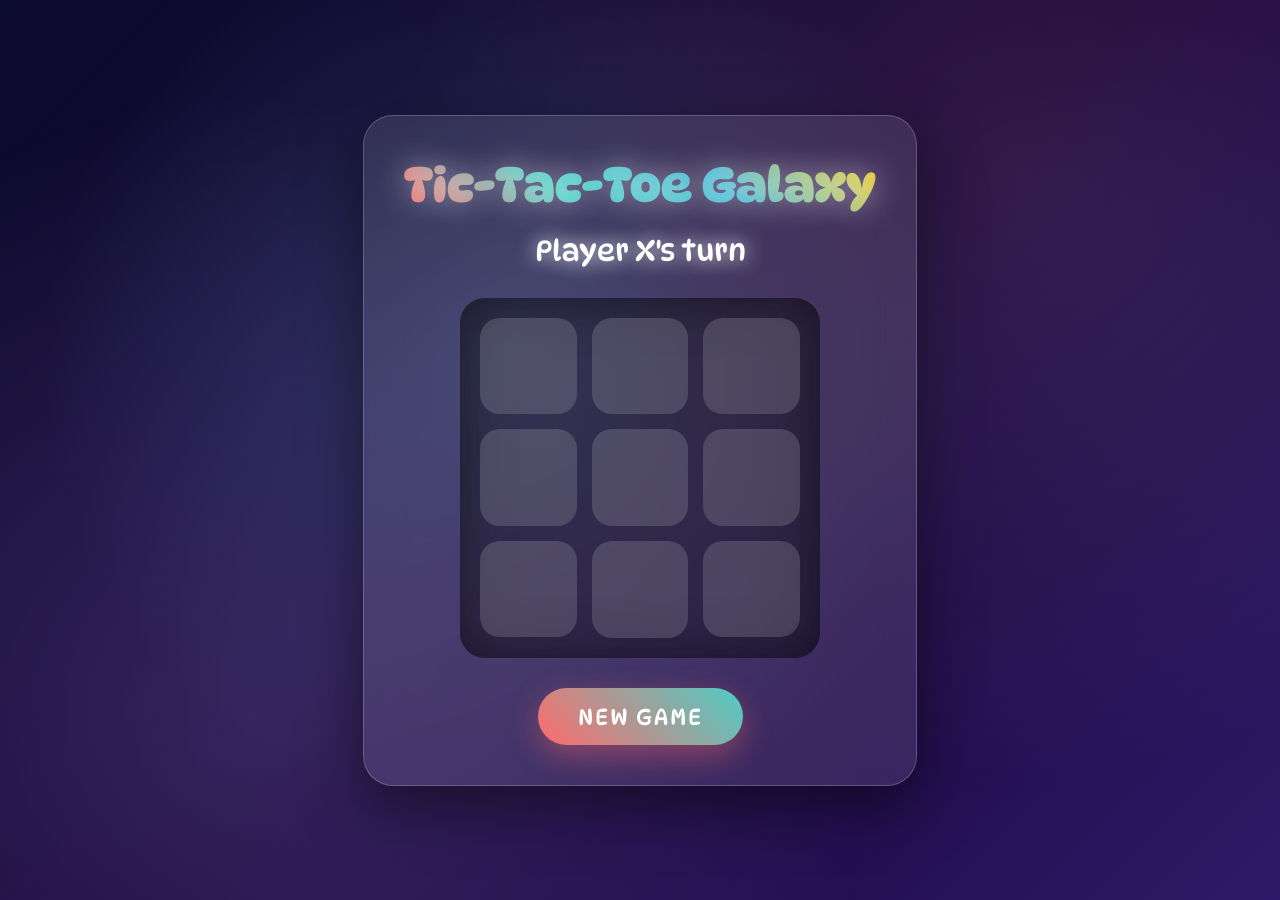
<file: Day 5 -Tic Tac Toe/index.html>
<!DOCTYPE html>
<html lang="en">
<head>
    <meta charset="UTF-8">
    <meta name="viewport" content="width=device-width, initial-scale=1.0">
    <title>Tic-Tac-Toe Galaxy</title>
    <link rel="preconnect" href="https://fonts.googleapis.com">
    <link rel="preconnect" href="https://fonts.gstatic.com" crossorigin>
    <link href="https://fonts.googleapis.com/css2?family=DynaPuff:wght@400;700&display=swap" rel="stylesheet">
    <link rel="stylesheet" href="index.css">
</head>
<body>
    <div class="container">
        <h1>Tic-Tac-Toe Galaxy</h1>
        <div id="status">Player X's turn</div>
        <div id="board">
            <div class="cell" data-index="0"></div>
            <div class="cell" data-index="1"></div>
            <div class="cell" data-index="2"></div>
            <div class="cell" data-index="3"></div>
            <div class="cell" data-index="4"></div>
            <div class="cell" data-index="5"></div>
            <div class="cell" data-index="6"></div>
            <div class="cell" data-index="7"></div>
            <div class="cell" data-index="8"></div>
        </div>
        <button id="reset">New Game</button>
        <div id="overlay" class="hidden">
            <svg class="win-line" viewBox="0 0 100 100">
                <line class="line1" x1="10" y1="10" x2="90" y2="90"/>
                <line class="line2" x1="10" y1="90" x2="90" y2="10"/>
            </svg>
        </div>
    </div>
    <script src="index.js"></script>
</body>
</html>
</file>
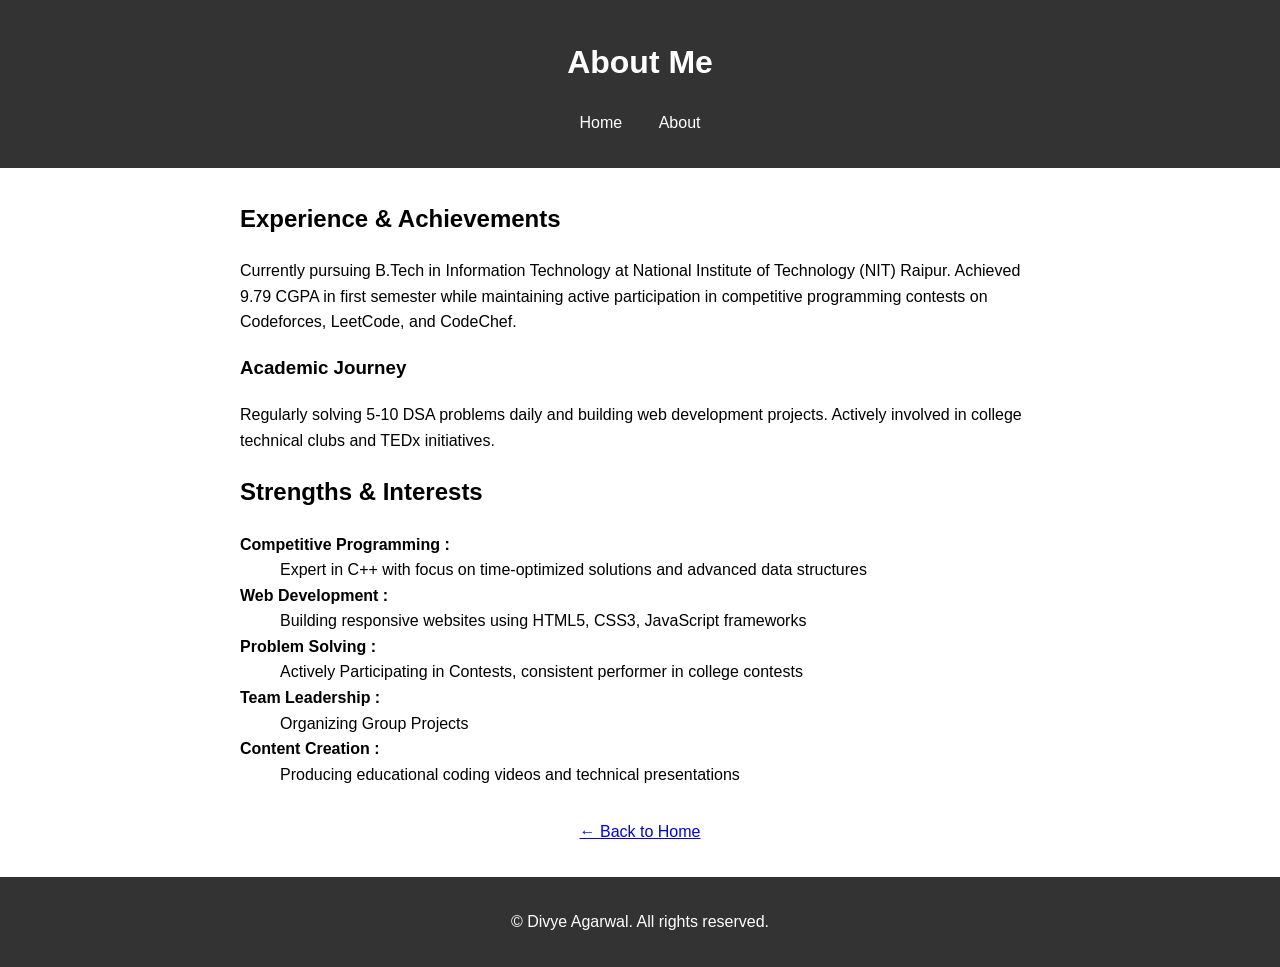
<file: Day 1/about.html>
<!DOCTYPE html>
<html lang="en">
<head>
    <meta charset="UTF-8">
    <meta name="viewport" content="width=device-width, initial-scale=1.0">
    <title>About - Divye Agarwal</title>
    <style>
        body { font-family: Arial, sans-serif; margin: 0; padding: 0; line-height: 1.6; }
        header { background: #333; color: white; padding: 1rem; text-align: center; }
        nav ul { list-style: none; padding: 0; }
        nav ul li { display: inline; margin: 0 1rem; }
        nav a { color: white; text-decoration: none; }
        main { max-width: 800px; margin: 2rem auto; padding: 0 1rem; }
        footer { background: #333; color: white; text-align: center; padding: 1rem; margin-top: 2rem; }
    </style>
</head>
<body>

<!-- about.html Content -->

<header>
    <h1>About Me</h1>
    <nav>
        <ul>
            <li><a href="index.html">Home</a></li>
            <li><a href="about.html">About</a></li>
        </ul>
    </nav>
</header>

<main>
    <section>
        <h2>Experience & Achievements</h2>
        <p>Currently pursuing B.Tech in Information Technology at National Institute of Technology (NIT) Raipur. Achieved 9.79 CGPA in first semester while maintaining active participation in competitive programming contests on Codeforces, LeetCode, and CodeChef.</p>
        
        <h3>Academic Journey</h3>
        <p>Regularly solving 5-10 DSA problems daily and building web development projects. Actively involved in college technical clubs and TEDx initiatives.</p>
    </section>

    <section>
        <h2>Strengths & Interests</h2>
        <dl>
            <dt><b>Competitive Programming : </b></dt>
            <dd>Expert in C++ with focus on time-optimized solutions and advanced data structures</dd>
            
            <dt><b>Web Development :</b></dt>
            <dd>Building responsive websites using HTML5, CSS3, JavaScript frameworks</dd>
            
            <dt><b>Problem Solving : </b></dt>
            <dd>Actively Participating in Contests, consistent performer in college contests</dd>
             
            <dt><b>Team Leadership : </b></dt>
            <dd>Organizing Group Projects</dd>
            
            <dt><b>Content Creation : </b></dt>
            <dd>Producing educational coding videos and technical presentations</dd>
        </dl>
    </section>

    <section style="text-align: center; margin-top: 2rem;">
        <!-- <a href="index.html" style="background: #4a90e2; color: white; padding: 0.8rem 1.5rem; text-decoration: none; border-radius: 5px;">← Back to Home</a> -->
        <a href="index.html" class="btn">← Back to Home</a>

    </section>
</main>

<footer>
    <p>&copy; Divye Agarwal. All rights reserved.</p>
</footer>

</body>
</html>
</file>
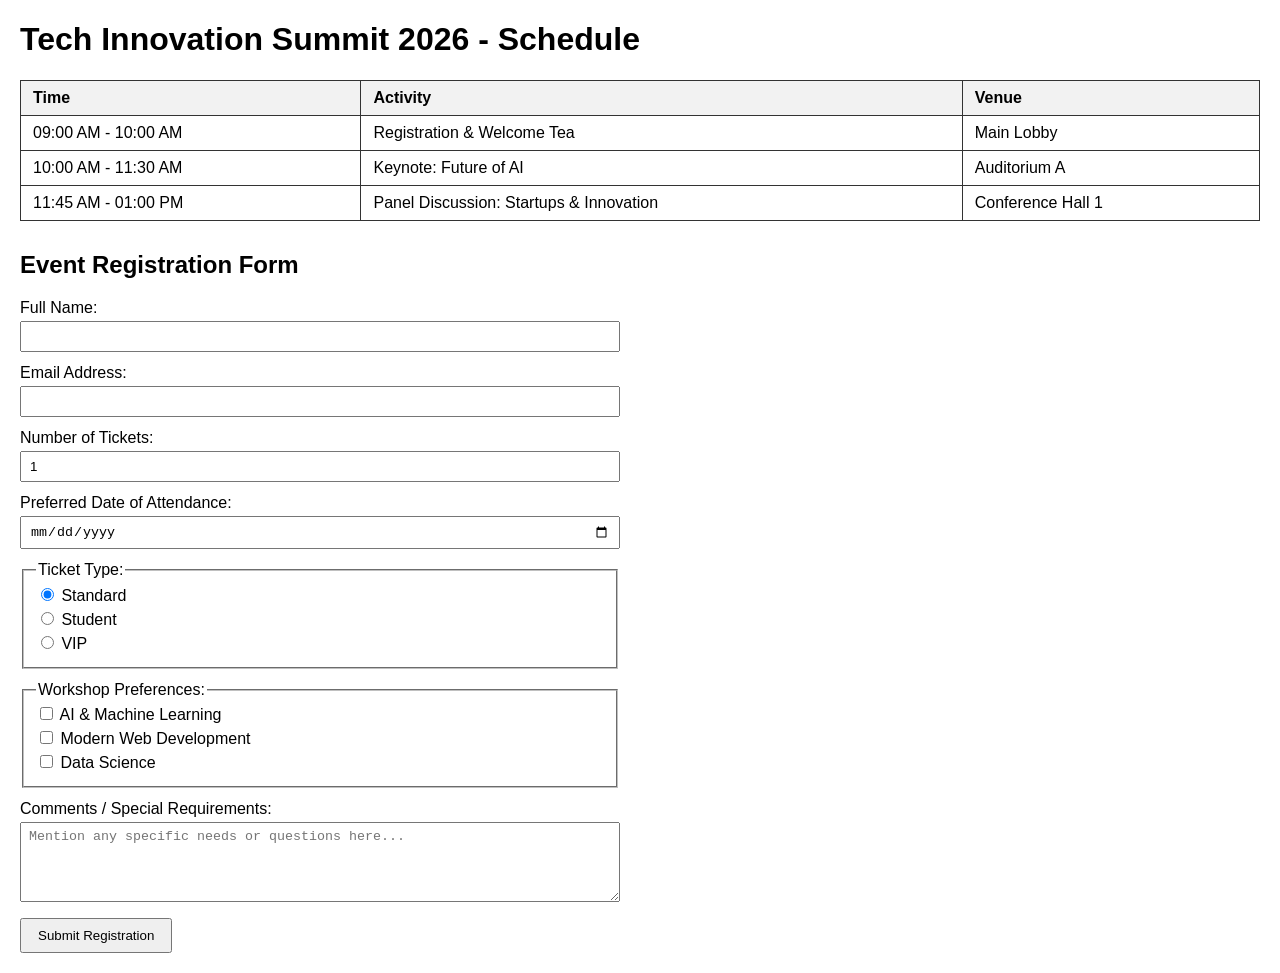
<file: Day 2/event.html>
<!DOCTYPE html>
<html lang="en">
<head>
    <meta charset="UTF-8">
    <title>Tech Innovation Summit 2026</title>
    <style>
        body {
            font-family: Arial, sans-serif;
            margin: 20px;
        }
        table {
            border-collapse: collapse;
            width: 100%;
            margin-bottom: 30px;
        }
        table, th, td {
            border: 1px solid #333;
        }
        th, td {
            padding: 8px 12px;
            text-align: left;
        }
        thead {
            background-color: #f2f2f2;
        }
        form {
            max-width: 600px;
        }
        .form-group {
            margin-bottom: 12px;
        }
        label {
            display: inline-block;
            margin-bottom: 4px;
        }
        input[type="text"],
        input[type="email"],
        input[type="number"],
        input[type="date"],
        textarea {
            width: 100%;
            padding: 6px 8px;
            box-sizing: border-box;
        }
        fieldset {
            margin-bottom: 12px;
        }
        textarea {
            height: 80px;
            resize: vertical;
        }
        button[type="submit"] {
            padding: 8px 16px;
            cursor: pointer;
        }
    </style>
</head>
<body>

    <!-- Section 1 — Event Schedule (Tables) -->
    <h1>Tech Innovation Summit 2026 - Schedule</h1>

    <table>
        <thead>
            <tr>
                <th>Time</th>
                <th>Activity</th>
                <th>Venue</th>
            </tr>
        </thead>
        <tbody>
            <tr>
                <td>09:00 AM - 10:00 AM</td>
                <td>Registration & Welcome Tea</td>
                <td>Main Lobby</td>
            </tr>
            <tr>
                <td>10:00 AM - 11:30 AM</td>
                <td>Keynote: Future of AI</td>
                <td>Auditorium A</td>
            </tr>
            <tr>
                <td>11:45 AM - 01:00 PM</td>
                <td>Panel Discussion: Startups & Innovation</td>
                <td>Conference Hall 1</td>
            </tr>
        </tbody>
    </table>

    <!-- Section 2 — Registration Form (Forms & Inputs) -->
    <h2>Event Registration Form</h2>

    <form method="post" action="register.php">
        <!-- Text input -->
        <div class="form-group">
            <label for="fullName">Full Name:</label>
            <input type="text" id="fullName" name="fullName" required>
        </div>

        <!-- Email input -->
        <div class="form-group">
            <label for="email">Email Address:</label>
            <input type="email" id="email" name="email" required>
        </div>

        <!-- Number input -->
        <div class="form-group">
            <label for="tickets">Number of Tickets:</label>
            <input type="number" id="tickets" name="tickets" min="1" max="10" value="1">
        </div>

        <!-- Date input (optional) -->
        <div class="form-group">
            <label for="date">Preferred Date of Attendance:</label>
            <input type="date" id="date" name="date">
        </div>

        <!-- Radio buttons (ticket type) -->
        <fieldset>
            <legend>Ticket Type:</legend>
            <label for="standard">
                <input type="radio" id="standard" name="ticketType" value="Standard" checked>
                Standard
            </label><br>
            <label for="student">
                <input type="radio" id="student" name="ticketType" value="Student">
                Student
            </label><br>
            <label for="vip">
                <input type="radio" id="vip" name="ticketType" value="VIP">
                VIP
            </label>
        </fieldset>

        <!-- Checkboxes (workshop preferences) -->
        <fieldset>
            <legend>Workshop Preferences:</legend>
            <label for="ws-ai">
                <input type="checkbox" id="ws-ai" name="workshops" value="AI">
                AI & Machine Learning
            </label><br>
            <label for="ws-web">
                <input type="checkbox" id="ws-web" name="workshops" value="Web Development">
                Modern Web Development
            </label><br>
            <label for="ws-iot">
                <input type="checkbox" id="ws-iot" name="workshops" value="IoT">
                Data Science
            </label>
        </fieldset>

        <!-- Textarea for comments -->
        <div class="form-group">
            <label for="comments">Comments / Special Requirements:</label>
            <textarea id="comments" name="comments" placeholder="Mention any specific needs or questions here..."></textarea>
        </div>

        <!-- Submit button -->
        <button type="submit">Submit Registration</button>
    </form>

</body>
</html>
</file>
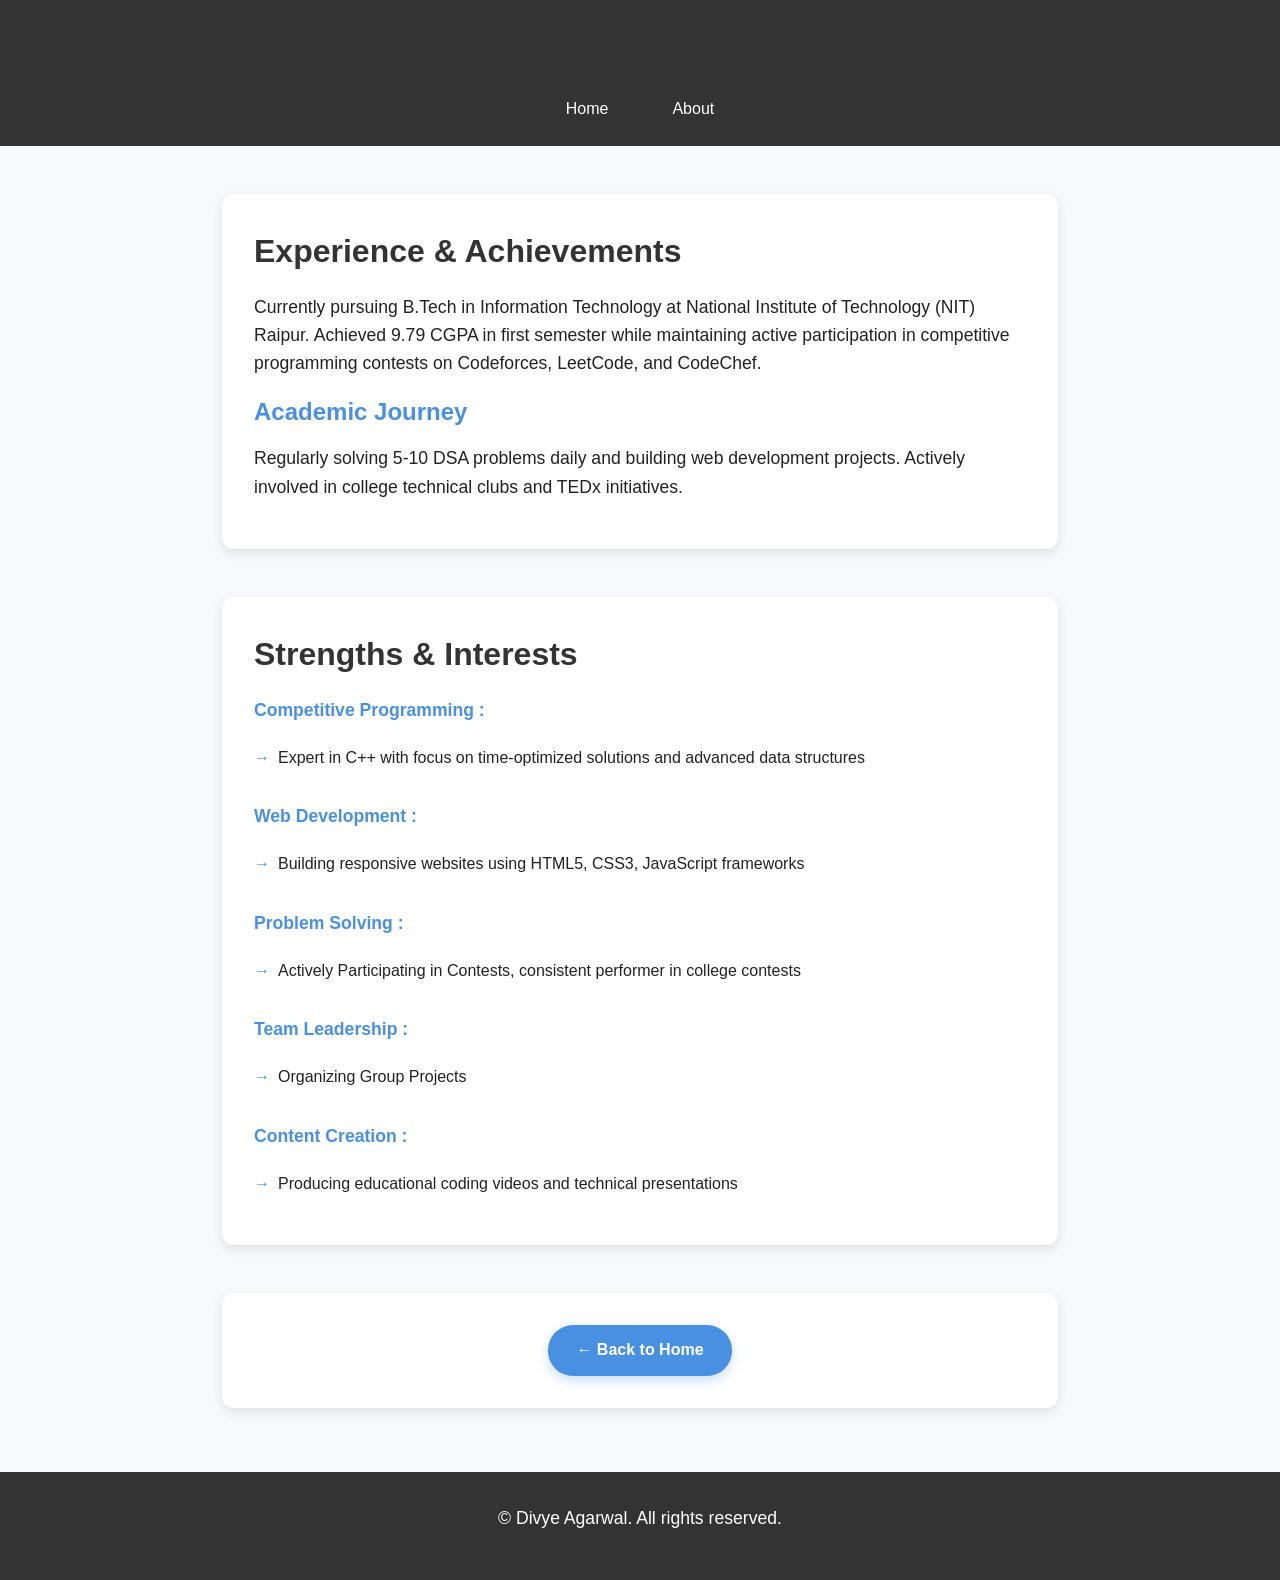
<file: Day 3 -Portfolio Styling Core CSS Fundamentals/about.html>
<!DOCTYPE html>
<html lang="en">
<head>
    <meta charset="UTF-8">
    <meta name="viewport" content="width=device-width, initial-scale=1.0">
    <title>About - Divye Agarwal</title>
    <link rel="stylesheet" href="style.css">
</head>
<body>

<!-- about.html Content -->

<header>
    <h1>About Me</h1>
    <nav>
        <ul>
            <li><a href="index.html">Home</a></li>
            <li><a href="about.html">About</a></li>
        </ul>
    </nav>
</header>

<main>
    <section>
        <h2>Experience & Achievements</h2>
        <p>Currently pursuing B.Tech in Information Technology at National Institute of Technology (NIT) Raipur. Achieved 9.79 CGPA in first semester while maintaining active participation in competitive programming contests on Codeforces, LeetCode, and CodeChef.</p>
        
        <h3>Academic Journey</h3>
        <p>Regularly solving 5-10 DSA problems daily and building web development projects. Actively involved in college technical clubs and TEDx initiatives.</p>
    </section>

    <section>
        <h2>Strengths & Interests</h2>
        <dl>
            <dt><b>Competitive Programming : </b></dt>
            <dd>Expert in C++ with focus on time-optimized solutions and advanced data structures</dd>
            
            <dt><b>Web Development :</b></dt>
            <dd>Building responsive websites using HTML5, CSS3, JavaScript frameworks</dd>
            
            <dt><b>Problem Solving : </b></dt>
            <dd>Actively Participating in Contests, consistent performer in college contests</dd>
             
            <dt><b>Team Leadership : </b></dt>
            <dd>Organizing Group Projects</dd>
            
            <dt><b>Content Creation : </b></dt>
            <dd>Producing educational coding videos and technical presentations</dd>
        </dl>
    </section>

    <section style="text-align: center; margin-top: 2rem;">
        <!-- <a href="index.html" style="background: #4a90e2; color: white; padding: 0.8rem 1.5rem; text-decoration: none; border-radius: 5px;">← Back to Home</a> -->
        <a href="index.html" class="btn">← Back to Home</a>

    </section>
</main>

<footer>
    <p>&copy; Divye Agarwal. All rights reserved.</p>
</footer>

</body>
</html>
</file>
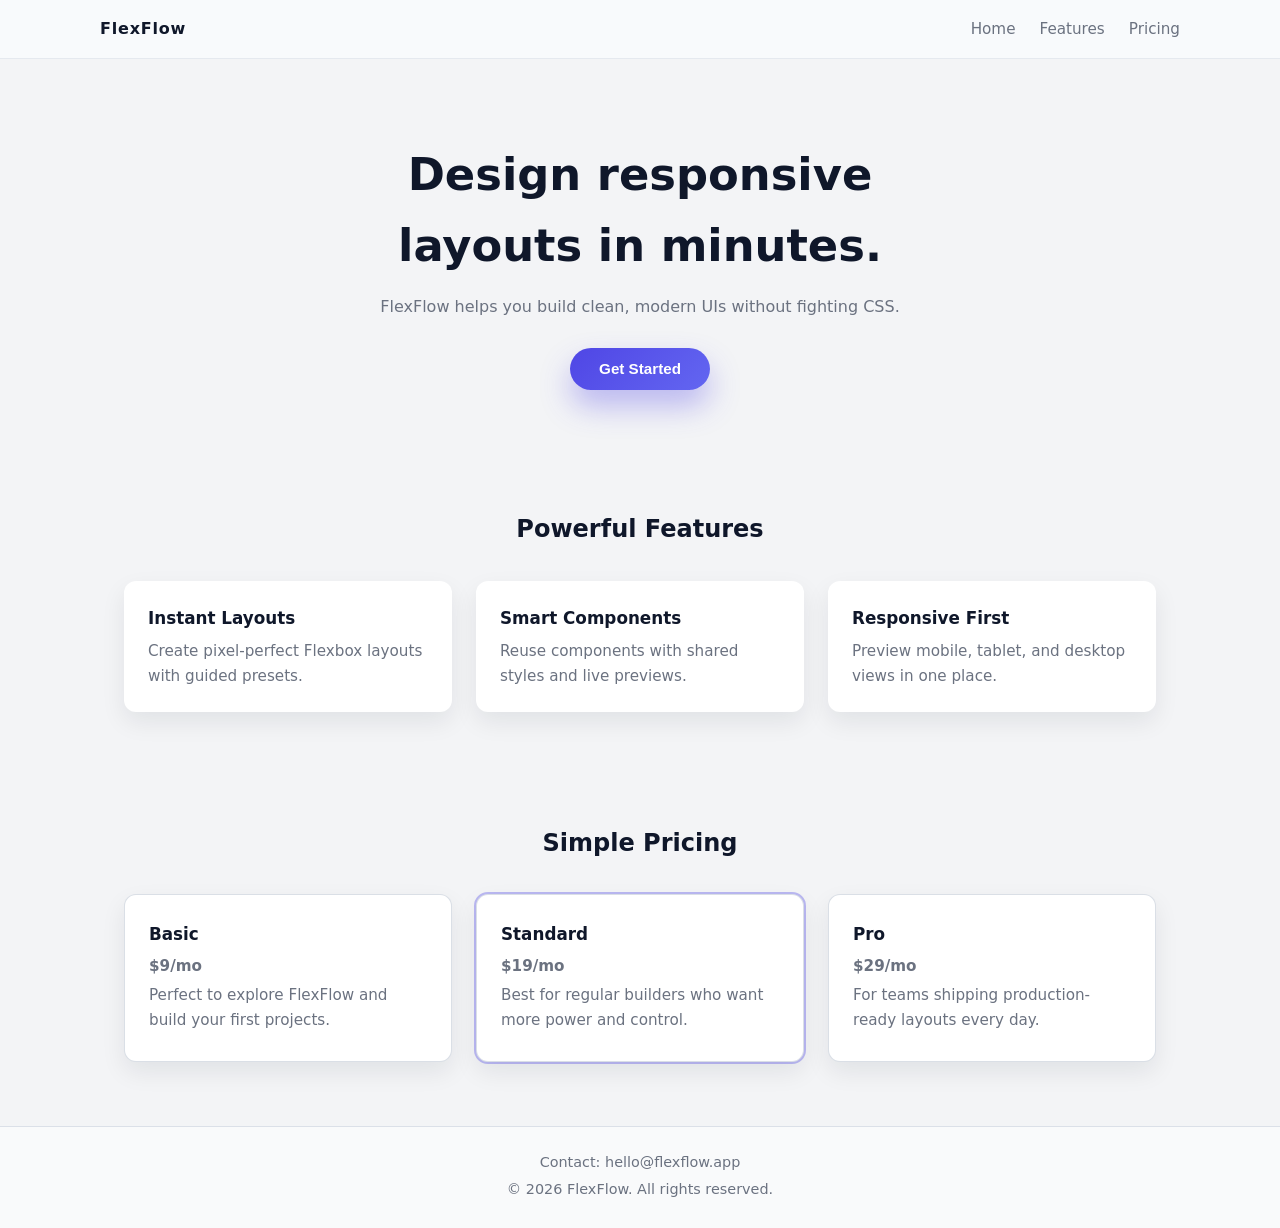
<file: Day 4 Responsive Product Landing Page/landing.html>
<!-- landing.html -->
<!DOCTYPE html>
<html lang="en">
<head>
    <meta charset="UTF-8">
    <meta name="viewport" content="width=device-width, initial-scale=1.0">
    <title>FlexFlow - Product Landing</title>
    <link rel="stylesheet" href="style.css">
</head>
<body>
    <!-- Header -->
    <header class="header">
        <div class="container header-container">
            <div class="logo">FlexFlow</div>
            <nav class="nav">
                <a href="#home" class="nav-link">Home</a>
                <a href="#features" class="nav-link">Features</a>
                <a href="#pricing" class="nav-link">Pricing</a>
            </nav>
        </div>
    </header>

    <!-- Hero -->
    <main>
        <section id="home" class="hero">
            <div class="container hero-content">
                <h1 class="hero-title">Design responsive layouts in minutes.</h1>
                <p class="hero-subtitle">FlexFlow helps you build clean, modern UIs without fighting CSS.</p>
                <button class="btn primary-btn">Get Started</button>
            </div>
        </section>

        <!-- Features -->
        <section id="features" class="features">
            <div class="container">
                <h2 class="section-title">Powerful Features</h2>
                <div class="feature-grid">
                    <article class="feature-card">
                        <h3>Instant Layouts</h3>
                        <p>Create pixel-perfect Flexbox layouts with guided presets.</p>
                    </article>
                    <article class="feature-card">
                        <h3>Smart Components</h3>
                        <p>Reuse components with shared styles and live previews.</p>
                    </article>
                    <article class="feature-card">
                        <h3>Responsive First</h3>
                        <p>Preview mobile, tablet, and desktop views in one place.</p>
                    </article>
                </div>
            </div>
        </section>

        <!-- Pricing -->
        <section id="pricing" class="pricing">
            <div class="container">
                <h2 class="section-title">Simple Pricing</h2>
                <div class="pricing-grid">
                    <article class="pricing-card">
                        <h3>Basic</h3>
                        <p class="price">$9/mo</p>
                        <p>Perfect to explore FlexFlow and build your first projects.</p>
                    </article>
                    <article class="pricing-card pricing-card-featured">
                        <h3>Standard</h3>
                        <p class="price">$19/mo</p>
                        <p>Best for regular builders who want more power and control.</p>
                    </article>
                    <article class="pricing-card">
                        <h3>Pro</h3>
                        <p class="price">$29/mo</p>
                        <p>For teams shipping production-ready layouts every day.</p>
                    </article>
                </div>
            </div>
        </section>
    </main>

    <!-- Footer -->
    <footer class="footer">
        <div class="container footer-content">
            <p>Contact: hello@flexflow.app</p>
            <p>© 2026 FlexFlow. All rights reserved.</p>
        </div>
    </footer>
</body>
</html>
</file>
<file: Day 5 -Tic Tac Toe/index.css>
* {
    margin: 0;
    padding: 0;
    box-sizing: border-box;
}

body {
    font-family: 'DynaPuff', cursive;
    background: linear-gradient(135deg, #0c0c2e, #1a0033, #2d1b69);
    color: #fff;
    min-height: 100vh;
    display: flex;
    justify-content: center;
    align-items: center;
    overflow: hidden;
}

body::before {
    content: '';
    position: fixed;
    top: 0;
    left: 0;
    width: 100%;
    height: 100%;
    background: radial-gradient(circle at 20% 80%, rgba(120,119,198,0.3) 0%, transparent 50%),
                radial-gradient(circle at 80% 20%, rgba(255,255,255,0.1) 0%, transparent 50%),
                radial-gradient(circle at 40% 40%, rgba(120,219,255,0.2) 0%, transparent 50%);
    animation: stars 20s linear infinite;
    z-index: -1;
}

@keyframes stars {
    0%, 100% { transform: rotate(0deg) scale(1); }
    50% { transform: rotate(180deg) scale(1.05); }
}

.container {
    text-align: center;
    background: rgba(255,255,255,0.1);
    backdrop-filter: blur(20px);
    border-radius: 30px;
    padding: 40px;
    box-shadow: 0 20px 60px rgba(0,0,0,0.5);
    border: 1px solid rgba(255,255,255,0.2);
}

h1 {
    font-size: 3rem;
    font-weight: 700;
    margin-bottom: 20px;
    background: linear-gradient(45deg, #ff6b6b, #4ecdc4, #45b7d1, #f9ca24);
    -webkit-background-clip: text;
    -webkit-text-fill-color: transparent;
    background-clip: text;
    text-shadow: 0 0 30px rgba(255,255,255,0.5);
}

#status {
    font-size: 1.8rem;
    margin-bottom: 30px;
    text-shadow: 0 0 20px currentColor;
    transition: all 0.3s ease;
}

#board {
    display: grid;
    grid-template-columns: repeat(3, 1fr);
    grid-gap: 15px;
    width: 360px;
    height: 360px;
    margin: 0 auto 30px;
    background: rgba(0,0,0,0.3);
    border-radius: 25px;
    padding: 20px;
    box-shadow: inset 0 0 50px rgba(0,0,0,0.5);
    position: relative;
}

.cell {
    background: rgba(255,255,255,0.15);
    border-radius: 20px;
    display: flex;
    align-items: center;
    justify-content: center;
    cursor: pointer;
    transition: all 0.3s cubic-bezier(0.68, -0.55, 0.265, 1.55);
    position: relative;
    overflow: hidden;
    aspect-ratio: 1;
}

.cell:hover {
    transform: scale(1.05);
    background: rgba(255,255,255,0.25);
    box-shadow: 0 10px 30px rgba(255,255,255,0.2);
}

.cell.x::before,
.cell.o::before {
    position: absolute;
    top: 0;
    left: 0;
    width: 100%;
    height: 100%;
    border-radius: 20px;
}

.cell.x {
    animation: xWin 0.6s ease-out;
}

.cell.o {
    animation: oWin 0.6s ease-out;
}

@keyframes xWin {
    0% { transform: scale(0) rotate(-180deg); }
    50% { transform: scale(1.2) rotate(90deg); }
    100% { transform: scale(1) rotate(0deg); }
}

@keyframes oWin {
    0% { transform: scale(0); }
    50% { transform: scale(1.2); }
    100% { transform: scale(1); }
}

#reset {
    font-family: inherit;
    font-size: 1.4rem;
    padding: 15px 40px;
    background: linear-gradient(45deg, #ff6b6b, #4ecdc4);
    color: white;
    border: none;
    border-radius: 50px;
    cursor: pointer;
    transition: all 0.3s ease;
    box-shadow: 0 10px 30px rgba(255,107,107,0.4);
    text-transform: uppercase;
    letter-spacing: 2px;
}

#reset:hover {
    transform: translateY(-5px);
    box-shadow: 0 20px 40px rgba(255,107,107,0.6);
}

#overlay {
    position: fixed;
    top: 0;
    left: 0;
    width: 100%;
    height: 100%;
    pointer-events: none;
    z-index: 100;
}

.win-line {
    position: absolute;
    top: 50%;
    left: 50%;
    width: 400px;
    height: 400px;
    transform: translate(-50%, -50%);
}

.line1, .line2 {
    stroke: url(#winGradient);
    stroke-width: 20;
    stroke-linecap: round;
    stroke-dasharray: 200;
    stroke-dashoffset: 200;
    fill: none;
}

.line1 {
    animation: drawLine1 0.8s ease-out 0.2s forwards;
}

.line2 {
    animation: drawLine2 0.8s ease-out 0.4s forwards;
}

@keyframes drawLine1 {
    to { stroke-dashoffset: 0; }
}

@keyframes drawLine2 {
    to { stroke-dashoffset: 0; }
}

.hidden {
    display: none;
}

.draw-shake {
    animation: shake 0.5s ease-in-out;
}

@keyframes shake {
    0%, 100% { transform: translateX(0); }
    25% { transform: translateX(-10px); }
    75% { transform: translateX(10px); }
}

@media (max-width: 480px) {
    #board {
        width: 300px;
        height: 300px;
        grid-gap: 10px;
        padding: 15px;
    }
    h1 { font-size: 2.5rem; }
}
.mark-svg {
    width: 80%;
    height: 80%;
}

@keyframes drawX {
    from { stroke-dasharray: 100; stroke-dashoffset: 100; }
    to { stroke-dashoffset: 0; }
}

@keyframes drawO {
    from { stroke-dashoffset: 220; }
    to { stroke-dashoffset: 0; }
}

.win-line {
    filter: drop-shadow(0 0 20px currentColor);
}
</file>
<file: Day 3 -Portfolio Styling Core CSS Fundamentals/style.css>
* {
    margin: 0;
    padding: 0;
    box-sizing: border-box;
}

:root {
    --primary-color: #4a90e2;
    --secondary-color: #333;
    --text-color: #222;
    --bg-color: #f8f9fa;
    --white: #fff;
    --border-color: #ddd;
}

body {
    font-family: 'Segoe UI', Tahoma, Geneva, Verdana, sans-serif;
    line-height: 1.6;
    color: var(--text-color);
    background-color: var(--bg-color);
}

/* 2. Header + Navigation */
header {
    background: var(--secondary-color);
    color: var(--white);
    padding: 1.5rem 0;
    text-align: center;
}

header h1 {
    font-size: 2.5rem;
    margin-bottom: 0.5rem;
}

nav ul {
    list-style: none;
    display: flex;
    justify-content: center;
    gap: 2rem;
}

nav a {
    color: var(--white);
    text-decoration: none;
    font-weight: 500;
    padding: 0.5rem 1rem;
    border-radius: 5px;
    transition: all 0.3s ease;
}

nav a:hover {
    background: var(--primary-color);
    transform: translateY(-2px);
}

/* 3. Main Content Layout */
main {
    max-width: 900px;
    margin: 3rem auto;
    padding: 0 2rem;
}

section {
    margin-bottom: 3rem;
    padding: 2rem;
    background: var(--white);
    border-radius: 12px;
    box-shadow: 0 4px 12px rgba(0,0,0,0.1);
}

/* 4. Typography */
h1 { font-size: 2.5rem; margin-bottom: 1rem; color: var(--secondary-color); }
h2 { font-size: 2rem; margin-bottom: 1rem; color: var(--secondary-color); }
h3 { font-size: 1.5rem; margin-bottom: 0.8rem; color: var(--primary-color); }

p {
    font-size: 1.1rem;
    margin-bottom: 1rem;
}

/* 5. Profile Image */
img[alt*="Profile"] {
    width: 200px;
    height: 200px;
    border-radius: 50%;
    object-fit: cover;
    display: block;
    margin: 0 auto 1.5rem;
    border: 5px solid var(--primary-color);
    box-shadow: 0 4px 15px rgba(74, 144, 226, 0.3);
}

/* 6. Buttons (.btn class) */
.btn {
    display: inline-block;
    background: var(--primary-color);
    color: var(--white);
    padding: 0.8rem 1.8rem;
    text-decoration: none;
    border-radius: 25px;
    font-weight: 600;
    transition: all 0.3s ease;
    box-shadow: 0 4px 12px rgba(74, 144, 226, 0.3);
}

.btn:hover {
    background: #357abd;
    transform: translateY(-3px);
    box-shadow: 0 8px 20px rgba(74, 144, 226, 0.4);
}

/* 7. Skills List */
.skills-list {
    display: grid;
    grid-template-columns: repeat(auto-fit, minmax(250px, 1fr));
    gap: 1rem;
    list-style: none;
}

.skills-list li {
    background: linear-gradient(135deg, #f0f4ff, #e3f2fd);
    padding: 1rem;
    border-radius: 8px;
    border-left: 4px solid var(--primary-color);
}

/* 8. Projects */
article {
    background: var(--white);
    border: 1px solid var(--border-color);
    border-radius: 10px;
    padding: 1.5rem;
    margin-bottom: 1.5rem;
    transition: transform 0.3s ease, box-shadow 0.3s ease;
}

article:hover {
    transform: translateY(-5px);
    box-shadow: 0 8px 25px rgba(0,0,0,0.15);
}

/* 9. YouTube Embed */
iframe {
    width: 100%;
    height: 350px;
    border-radius: 12px;
    box-shadow: 0 8px 25px rgba(0,0,0,0.15);
}

/* 10. Definition List (About page) */
dl {
    display: grid;
    gap: 1rem;
}

dt {
    font-weight: 700;
    color: var(--primary-color);
    font-size: 1.1rem;
    margin-bottom: 0.3rem;
}

dd {
    margin-bottom: 1rem;
    padding-left: 1.5rem;
    position: relative;
}

dd::before {
    content: "→";
    position: absolute;
    left: 0;
    color: var(--primary-color);
    font-weight: bold;
}

/* 11. Blockquote */
blockquote {
    font-style: italic;
    font-size: 1.2rem;
    padding: 1.5rem;
    background: linear-gradient(135deg, #f8f9ff, #e8f4fd);
    border-left: 5px solid var(--primary-color);
    margin: 1.5rem 0;
}

cite {
    display: block;
    margin-top: 0.5rem;
    font-weight: 600;
    color: var(--secondary-color);
}

/* 12. Footer */
footer {
    background: var(--secondary-color);
    color: var(--white);
    text-align: center;
    padding: 2rem;
    margin-top: 4rem;
}

/* Responsive Design */
@media (max-width: 768px) {
    main { padding: 0 1rem; }
    nav ul { flex-direction: column; gap: 1rem; }
    section { padding: 1.5rem; margin-bottom: 2rem; }
}
</file>
<file: Day 4 Responsive Product Landing Page/style.css>
:root {
    --primary: #4f46e5;
    --primary-light: #6366f1;
    --dark: #0f172a;
    --text: #1f2933;
    --muted: #6b7280;
    --bg: #f3f4f6;
    --white: #ffffff;
    --radius: 12px;
    --shadow-soft: 0 10px 25px rgba(15, 23, 42, 0.08);
    --transition-fast: 200ms ease;
}

* {
    margin: 0;
    padding: 0;
    box-sizing: border-box;
}

body {
    font-family: system-ui, -apple-system, BlinkMacSystemFont, "Segoe UI", sans-serif;
    background: var(--bg);
    color: var(--text);
    line-height: 1.6;
}

img {
    max-width: 100%;
    display: block;
}

.container {
    max-width: 1080px;
    margin: 0 auto;
    padding: 0 1.5rem;
}

/* Header */
.header {
    position: sticky;
    top: 0;
    z-index: 10;
    background: rgba(248, 250, 252, 0.96);
    backdrop-filter: blur(12px);
    border-bottom: 1px solid rgba(148, 163, 184, 0.2);
}

.header-container {
    display: flex;
    align-items: center;
    justify-content: space-between;
    padding: 1rem 0;
}

.logo {
    font-weight: 700;
    letter-spacing: 0.05em;
    color: var(--dark);
}

.nav {
    display: flex;
    gap: 1.5rem;
}

.nav-link {
    text-decoration: none;
    color: var(--muted);
    font-size: 0.95rem;
    position: relative;
    transition: color var(--transition-fast);
}

.nav-link::after {
    content: "";
    position: absolute;
    left: 0;
    bottom: -0.3rem;
    width: 0;
    height: 2px;
    background: var(--primary);
    transition: width var(--transition-fast);
}

.nav-link:hover {
    color: var(--primary);
}

.nav-link:hover::after {
    width: 100%;
}

/* Hero */
.hero {
    padding: 5rem 0 4rem;
}

.hero-content {
    text-align: center;
    max-width: 650px;
    margin: 0 auto;
    animation: hero-fade-up 700ms ease-out 80ms both;
}

.hero-title {
    font-size: clamp(2rem, 3vw + 1rem, 2.8rem);
    color: var(--dark);
    margin-bottom: 0.75rem;
}

.hero-subtitle {
    color: var(--muted);
    margin-bottom: 1.75rem;
    font-size: 1rem;
}

.btn {
    border: none;
    cursor: pointer;
    border-radius: 999px;
    padding: 0.8rem 1.8rem;
    font-size: 0.95rem;
    font-weight: 600;
    transition: transform var(--transition-fast), box-shadow var(--transition-fast), background var(--transition-fast);
}

.primary-btn {
    background: linear-gradient(135deg, var(--primary), var(--primary-light));
    color: var(--white);
    box-shadow: 0 16px 30px rgba(79, 70, 229, 0.35);
}

.primary-btn:hover {
    transform: translateY(-2px);
    box-shadow: 0 22px 40px rgba(79, 70, 229, 0.45);
}

/* Features */
.features {
    padding: 3.5rem 0;
}

.section-title {
    text-align: center;
    font-size: 1.5rem;
    margin-bottom: 2rem;
    color: var(--dark);
}

.feature-grid {
    display: flex;
    gap: 1.5rem;
    flex-wrap: wrap;
}

.feature-card {
    flex: 1;
    min-width: 220px;
    background: var(--white);
    border-radius: var(--radius);
    padding: 1.5rem;
    box-shadow: var(--shadow-soft);
    transition: transform var(--transition-fast), box-shadow var(--transition-fast);
}

.feature-card h3 {
    font-size: 1.05rem;
    margin-bottom: 0.5rem;
    color: var(--dark);
}

.feature-card p {
    font-size: 0.95rem;
    color: var(--muted);
}

.feature-card:hover {
    transform: translateY(-6px) scale(1.02);
    box-shadow: 0 14px 30px rgba(15, 23, 42, 0.12);
}

/* Pricing */
.pricing {
    padding: 3.5rem 0 4rem;
}

.pricing-grid {
    display: flex;
    gap: 1.5rem;
    flex-wrap: wrap;
}

.pricing-card {
    flex: 1;
    min-width: 220px;
    background: var(--white);
    border-radius: var(--radius);
    padding: 1.6rem 1.5rem 1.8rem;
    box-shadow: var(--shadow-soft);
    border: 1px solid rgba(148, 163, 184, 0.35);
    transition: transform var(--transition-fast), box-shadow var(--transition-fast), border-color var(--transition-fast);
}

.pricing-card h3 {
    font-size: 1.05rem;
    margin-bottom: 0.4rem;
    color: var(--dark);
}

.price {
    font-size: 1.4rem;
    font-weight: 700;
    color: var(--primary);
    margin-bottom: 0.3rem;
}

.pricing-card p {
    font-size: 0.95rem;
    color: var(--muted);
}

.pricing-card:hover {
    transform: translateY(-6px) scale(1.02);
    box-shadow: 0 16px 34px rgba(15, 23, 42, 0.18);
    border-color: var(--primary-light);
}

.pricing-card-featured {
    position: relative;
    outline: 2px solid rgba(79, 70, 229, 0.35);
}

/* Footer */
.footer {
    border-top: 1px solid rgba(148, 163, 184, 0.3);
    padding: 1.5rem 0 1.7rem;
    background: #f9fafb;
}

.footer-content {
    text-align: center;
    font-size: 0.9rem;
    color: var(--muted);
    display: flex;
    flex-direction: column;
    gap: 0.25rem;
}

/* Animation */
@keyframes hero-fade-up {
    from {
        opacity: 0;
        transform: translateY(24px);
    }
    to {
        opacity: 1;
        transform: translateY(0);
    }
}

/* Responsive */
@media (max-width: 768px) {
    .header-container {
        padding: 0.9rem 0;
    }

    .nav {
        gap: 1rem;
    }

    .features,
    .pricing {
        padding: 3rem 0;
    }
}

@media (max-width: 600px) {
    .header-container {
        flex-wrap: wrap;
        row-gap: 0.75rem;
    }

    .nav {
        width: 100%;
        justify-content: flex-end;
    }

    .hero {
        padding: 4rem 0 3rem;
    }

    .feature-grid,
    .pricing-grid {
        flex-direction: column;
    }
}
</file>
